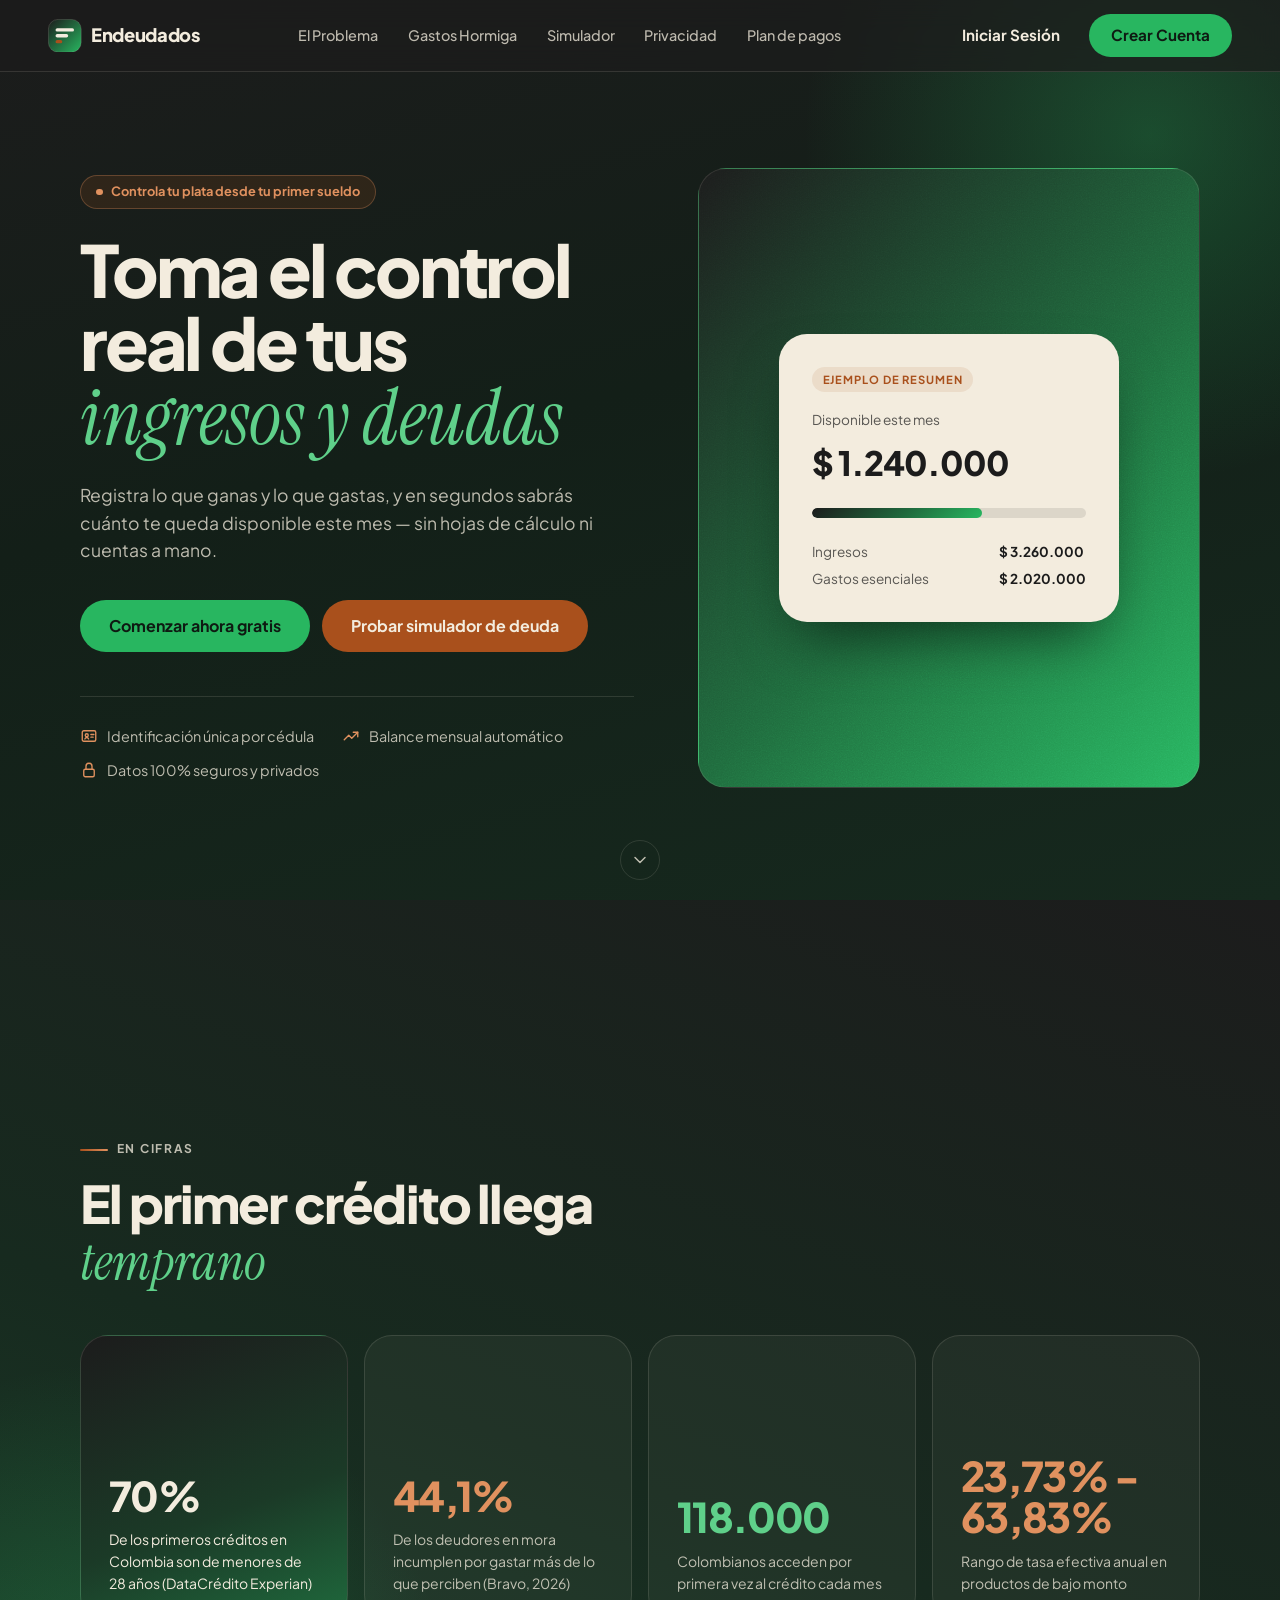
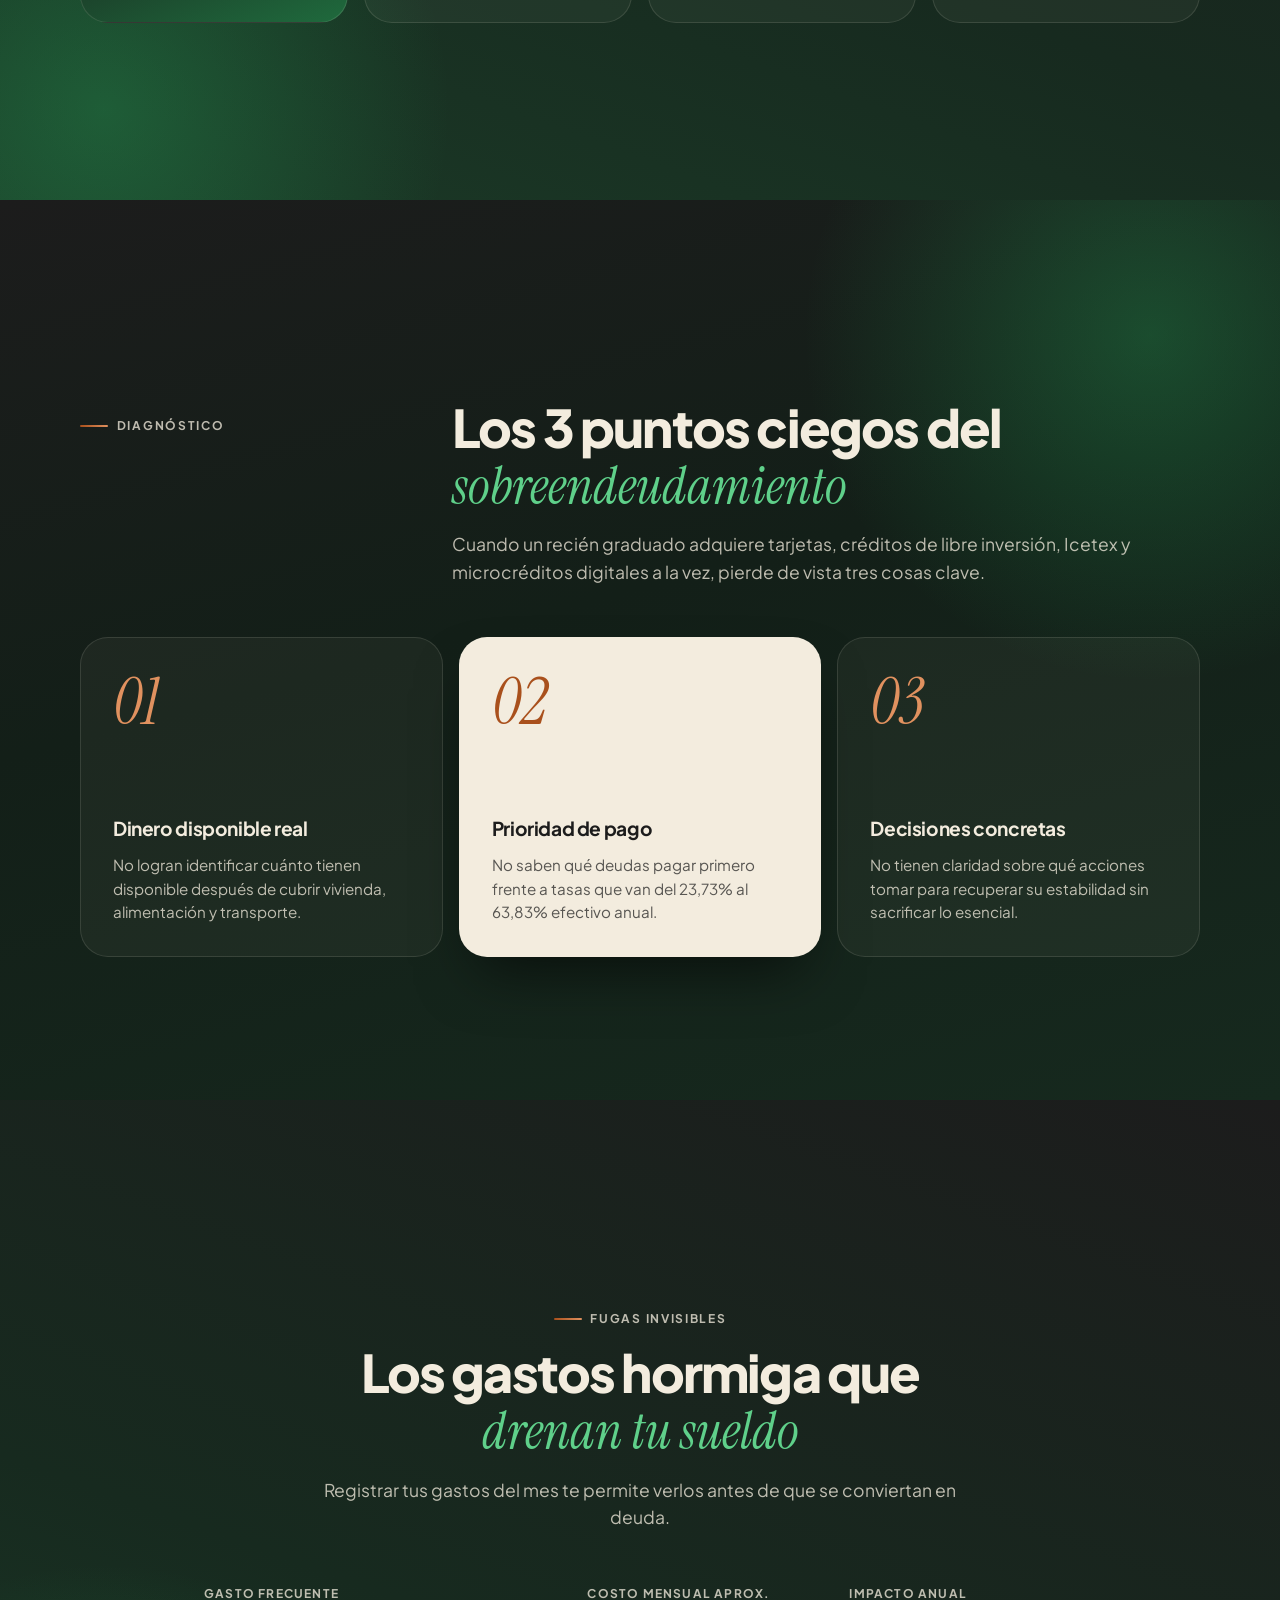
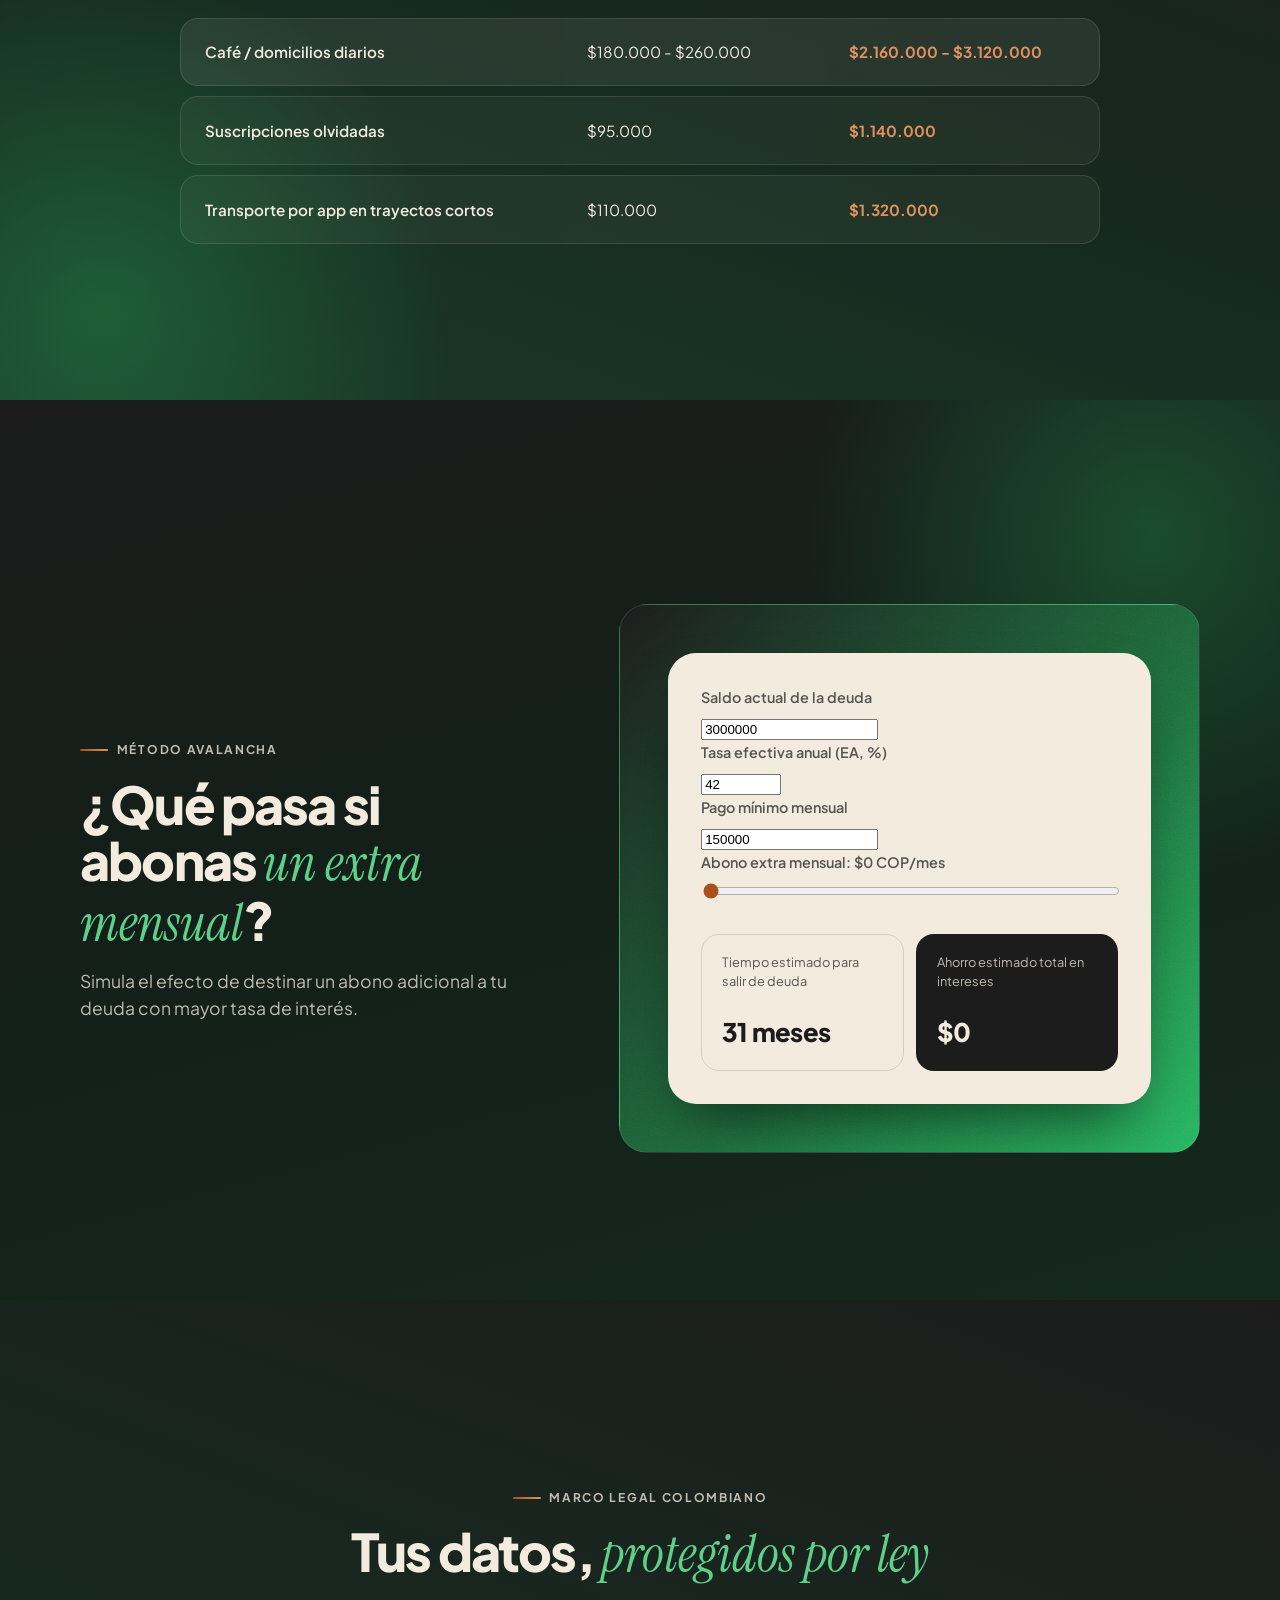
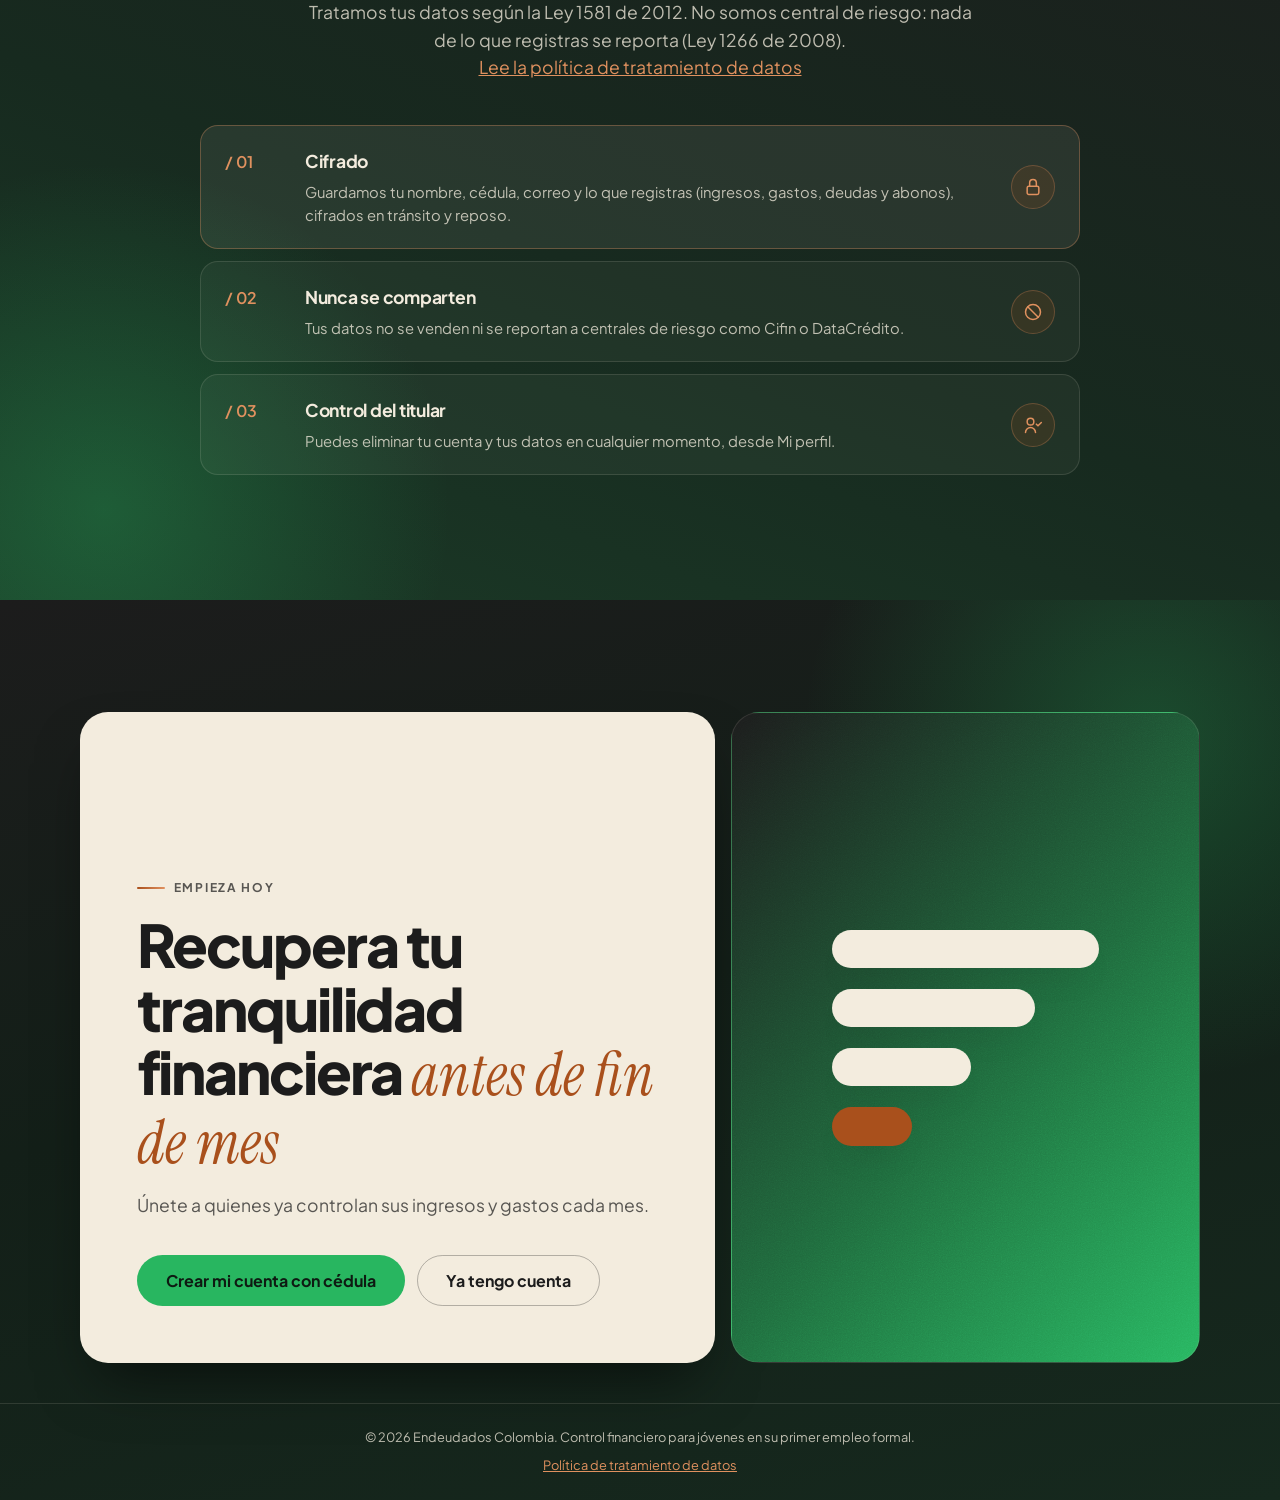
<file: index.html>
<!DOCTYPE html>
<html lang="es" class="snap-secciones">

<head>
  <meta charset="UTF-8">
  <meta name="viewport" content="width=device-width, initial-scale=1.0">
  <title>Endeudados - Control de Finanzas Personales</title>
  <link rel="preconnect" href="https://fonts.googleapis.com">
  <link rel="preconnect" href="https://fonts.gstatic.com" crossorigin>
  <link rel="stylesheet"
    href="https://fonts.googleapis.com/css2?family=Instrument+Serif:ital@0;1&family=Plus+Jakarta+Sans:wght@400;500;600;700;800&display=swap">
  <link rel="stylesheet" href="shared/base.css">
  <link rel="stylesheet" href="index.css">
</head>

<body>

  <!-- Barra de navegación superior -->
  <header class="navbar">
    <a href="#inicio" class="logo">
      <svg class="logo-marca" viewBox="0 0 40 40" aria-hidden="true">
        <defs>
          <linearGradient id="logo-degradado" x1="0" y1="0" x2="1" y2="1">
            <stop offset="0" stop-color="#1C1C1C" />
            <stop offset="1" stop-color="#28B660" />
          </linearGradient>
        </defs>
        <rect x="0.5" y="0.5" width="39" height="39" rx="11.5" fill="url(#logo-degradado)" stroke="#F3ECDE"
          stroke-opacity="0.18" />
        <rect x="9" y="11" width="22" height="4" rx="2" fill="#F3ECDE" />
        <rect x="9" y="18" width="15" height="4" rx="2" fill="#F3ECDE" />
        <rect x="9" y="25" width="8" height="4" rx="2" fill="#A9501C" />
      </svg>
      <span class="logo-texto">Endeudados</span>
    </a>
    <nav class="nav-links" aria-label="Secciones">
      <a href="#problema">El Problema</a>
      <a href="#gastos-hormiga">Gastos Hormiga</a>
      <a href="#simulador">Simulador</a>
      <a href="#seguridad">Privacidad</a>
      <a href="PlanPagos/plan.html">Plan de pagos</a>
    </nav>
    <div class="nav-buttons">
      <a href="LoginRegistro/loRe.html" class="btn btn-ghost">Iniciar Sesión</a>
      <a href="LoginRegistro/loRe.html" class="btn btn-primary">Crear Cuenta</a>
    </div>
  </header>

  <main>

    <!-- Hero: texto a la izquierda, panel visual con la tarjeta de ejemplo a la derecha -->
    <section id="inicio" class="seccion hero-section">
      <div class="contenedor hero-grid">
        <div class="hero-content">
          <span class="badge">Controla tu plata desde tu primer sueldo</span>
          <h1 class="hero-titulo">Toma el control real de tus <span class="acento-serif">ingresos y deudas</span></h1>
          <p class="texto-seccion">Registra lo que ganas y lo que gastas, y en segundos sabrás cuánto te queda
            disponible este mes — sin hojas de cálculo ni cuentas a mano.</p>

          <div class="hero-actions">
            <a href="LoginRegistro/loRe.html" class="btn btn-primary btn-large">Comenzar ahora gratis</a>
            <a href="#simulador" class="btn btn-secondary btn-large">Probar simulador de deuda</a>
          </div>

          <ul class="features-preview">
            <li class="feature-item">
              <svg class="icono" viewBox="0 0 24 24" aria-hidden="true">
                <rect x="3" y="5" width="18" height="14" rx="2" />
                <circle cx="9" cy="11" r="2" />
                <path d="M6.5 16c.6-1.3 1.5-2 2.5-2s1.9.7 2.5 2" />
                <path d="M14.5 10h4" />
                <path d="M14.5 13.5h3" />
              </svg>
              <span>Identificación única por cédula</span>
            </li>
            <li class="feature-item">
              <svg class="icono" viewBox="0 0 24 24" aria-hidden="true">
                <path d="m3 17 6-6 4 4 8-8" />
                <path d="M15 7h6v6" />
              </svg>
              <span>Balance mensual automático</span>
            </li>
            <li class="feature-item">
              <svg class="icono" viewBox="0 0 24 24" aria-hidden="true">
                <rect x="5" y="11" width="14" height="10" rx="2" />
                <path d="M8 11V7a4 4 0 0 1 8 0v4" />
              </svg>
              <span>Datos 100% seguros y privados</span>
            </li>
          </ul>
        </div>

        <!-- Ilustración: vista previa del resumen mensual (datos de ejemplo) -->
        <div class="panel-visual hero-panel" aria-hidden="true">
          <div class="vista-previa tarjeta tarjeta-clara">
            <span class="vista-previa-etiqueta">Ejemplo de resumen</span>
            <span class="vista-previa-titulo">Disponible este mes</span>
            <span class="vista-previa-monto">$ 1.240.000</span>
            <div class="vista-previa-barra"><span style="width: 62%"></span></div>
            <div class="vista-previa-filas">
              <span>Ingresos</span><strong>$ 3.260.000</strong>
              <span>Gastos esenciales</span><strong>$ 2.020.000</strong>
            </div>
          </div>
        </div>
      </div>
      <a href="#cifras" class="indicador-scroll" aria-label="Ir a la siguiente sección">
        <svg class="icono" viewBox="0 0 24 24" aria-hidden="true">
          <path d="m6 9 6 6 6-6" />
        </svg>
      </a>
    </section>

    <!-- Estadísticas de contexto: cuatro tarjetas altas con la cifra abajo, la primera destacada -->
    <section id="cifras" class="seccion seccion-alterna stats-section">
      <div class="contenedor">
        <div class="encabezado-seccion izquierda">
          <span class="eyebrow">En cifras</span>
          <h2 class="titulo-seccion">El primer crédito llega <span class="acento-serif">temprano</span></h2>
        </div>
        <div class="stats-grid">
          <div class="stat-box panel-texto">
            <span class="stat-num">70%</span>
            <span class="stat-label">De los primeros créditos en Colombia son de menores de 28 años (DataCrédito
              Experian)</span>
          </div>
          <div class="stat-box tarjeta">
            <span class="stat-num terracota">44,1%</span>
            <span class="stat-label">De los deudores en mora incumplen por gastar más de lo que perciben (Bravo,
              2026)</span>
          </div>
          <div class="stat-box tarjeta">
            <span class="stat-num">118.000</span>
            <span class="stat-label">Colombianos acceden por primera vez al crédito cada mes</span>
          </div>
          <div class="stat-box tarjeta">
            <span class="stat-num terracota">23,73% - 63,83%</span>
            <span class="stat-label">Rango de tasa efectiva anual en productos de bajo monto</span>
          </div>
        </div>
      </div>
    </section>

    <!-- El Problema: encabezado dividido y tres tarjetas numeradas, la del medio destacada -->
    <section id="problema" class="seccion">
      <div class="contenedor">
        <div class="encabezado-dividido">
          <span class="eyebrow">Diagnóstico</span>
          <div>
            <h2 class="titulo-seccion">Los 3 puntos ciegos del <span class="acento-serif">sobreendeudamiento</span></h2>
            <p class="texto-seccion">Cuando un recién graduado adquiere tarjetas, créditos de libre inversión, Icetex y
              microcréditos digitales a la vez, pierde de vista tres cosas clave.</p>
          </div>
        </div>

        <div class="cards-grid">
          <div class="info-card tarjeta">
            <span class="card-number">01</span>
            <div>
              <h3>Dinero disponible real</h3>
              <p>No logran identificar cuánto tienen disponible después de cubrir vivienda, alimentación y transporte.
              </p>
            </div>
          </div>
          <div class="info-card tarjeta tarjeta-clara">
            <span class="card-number">02</span>
            <div>
              <h3>Prioridad de pago</h3>
              <p>No saben qué deudas pagar primero frente a tasas que van del 23,73% al 63,83% efectivo anual.</p>
            </div>
          </div>
          <div class="info-card tarjeta">
            <span class="card-number">03</span>
            <div>
              <h3>Decisiones concretas</h3>
              <p>No tienen claridad sobre qué acciones tomar para recuperar su estabilidad sin sacrificar lo esencial.
              </p>
            </div>
          </div>
        </div>
      </div>
    </section>

    <!-- Gastos Hormiga: encabezado centrado y filas separadas (en celular cada fila se apila) -->
    <section id="gastos-hormiga" class="seccion seccion-alterna">
      <div class="contenedor">
        <div class="encabezado-seccion">
          <span class="eyebrow">Fugas invisibles</span>
          <h2 class="titulo-seccion">Los gastos hormiga que <span class="acento-serif">drenan tu sueldo</span></h2>
          <p class="texto-seccion">Registrar tus gastos del mes te permite verlos antes de que se conviertan en deuda.
          </p>
        </div>

        <div class="table-wrapper">
          <table class="hormiga-table">
            <thead>
              <tr>
                <th scope="col">Gasto frecuente</th>
                <th scope="col">Costo mensual aprox.</th>
                <th scope="col">Impacto anual</th>
              </tr>
            </thead>
            <tbody>
              <tr>
                <td data-titulo="Gasto frecuente">Café / domicilios diarios</td>
                <td data-titulo="Costo mensual aprox.">$180.000 - $260.000</td>
                <td data-titulo="Impacto anual">$2.160.000 - $3.120.000</td>
              </tr>
              <tr>
                <td data-titulo="Gasto frecuente">Suscripciones olvidadas</td>
                <td data-titulo="Costo mensual aprox.">$95.000</td>
                <td data-titulo="Impacto anual">$1.140.000</td>
              </tr>
              <tr>
                <td data-titulo="Gasto frecuente">Transporte por app en trayectos cortos</td>
                <td data-titulo="Costo mensual aprox.">$110.000</td>
                <td data-titulo="Impacto anual">$1.320.000</td>
              </tr>
            </tbody>
          </table>
        </div>
      </div>
    </section>

    <!-- Simulador: texto a la izquierda, widget claro dentro de un panel visual a la derecha -->
    <section id="simulador" class="seccion">
      <div class="contenedor dos-columnas">
        <div class="encabezado-seccion izquierda">
          <span class="eyebrow">Método Avalancha</span>
          <h2 class="titulo-seccion">¿Qué pasa si abonas <span class="acento-serif">un extra mensual</span>?</h2>
          <p class="texto-seccion">Simula el efecto de destinar un abono adicional a tu deuda con mayor tasa de interés.
          </p>
        </div>

        <div class="panel-visual">
          <div class="simulator-card tarjeta tarjeta-clara">
            <div class="simulator-control">
              <label for="deuda-saldo">Saldo actual de la deuda</label>
              <input id="deuda-saldo" type="number" min="1" step="1">
            </div>

            <div class="simulator-control">
              <label for="deuda-tasa-ea">Tasa efectiva anual (EA, %)</label>
              <input id="deuda-tasa-ea" type="number" min="0.01" max="300" step="0.01">
            </div>

            <div class="simulator-control">
              <label for="deuda-pago-minimo">Pago mínimo mensual</label>
              <input id="deuda-pago-minimo" type="number" min="0" step="1">
            </div>

            <div class="simulator-control">
              <label for="abono-extra">Abono extra mensual: <span id="abono-valor">$0 COP/mes</span></label>
              <input id="abono-extra" type="range" min="0" max="500000" step="10000" value="0">
            </div>

            <div class="simulator-results">
              <div class="result-box">
                <span class="result-label">Tiempo estimado para salir de deuda</span>
                <span id="resultado-meses" class="result-value">24 meses</span>
              </div>
              <div class="result-box result-destacado">
                <span class="result-label">Ahorro estimado total en intereses</span>
                <span id="resultado-ahorro" class="result-value">$0</span>
              </div>
            </div>
          </div>
        </div>
      </div>
    </section>

    <!-- Privacidad: encabezado centrado y filas numeradas a lo ancho, la primera destacada -->
    <section id="seguridad" class="seccion seccion-alterna">
      <div class="contenedor">
        <div class="encabezado-seccion">
          <span class="eyebrow">Marco legal colombiano</span>
          <h2 class="titulo-seccion">Tus datos, <span class="acento-serif">protegidos por ley</span></h2>
          <p class="texto-seccion">Tratamos tus datos según la Ley 1581 de 2012. No somos central de riesgo: nada de lo
            que registras se reporta (Ley 1266 de 2008).</p>
          <p class="texto-seccion"><a href="Privacidad/privacidad.html">Lee la política de tratamiento de datos</a></p>
        </div>

        <ol class="filas-numeradas">
          <li class="fila tarjeta">
            <div class="fila-texto">
              <h3>Cifrado</h3>
              <p>Guardamos tu nombre, cédula, correo y lo que registras (ingresos, gastos, deudas y abonos), cifrados en tránsito y reposo.</p>
            </div>
            <span class="icono-circulo">
              <svg class="icono" viewBox="0 0 24 24" aria-hidden="true">
                <rect x="5" y="11" width="14" height="10" rx="2" />
                <path d="M8 11V7a4 4 0 0 1 8 0v4" />
              </svg>
            </span>
          </li>
          <li class="fila tarjeta">
            <div class="fila-texto">
              <h3>Nunca se comparten</h3>
              <p>Tus datos no se venden ni se reportan a centrales de riesgo como Cifin o DataCrédito.</p>
            </div>
            <span class="icono-circulo">
              <svg class="icono" viewBox="0 0 24 24" aria-hidden="true">
                <circle cx="12" cy="12" r="9" />
                <path d="m5.7 5.7 12.6 12.6" />
              </svg>
            </span>
          </li>
          <li class="fila tarjeta">
            <div class="fila-texto">
              <h3>Control del titular</h3>
              <p>Puedes eliminar tu cuenta y tus datos en cualquier momento, desde Mi perfil.</p>
            </div>
            <span class="icono-circulo">
              <svg class="icono" viewBox="0 0 24 24" aria-hidden="true">
                <circle cx="9" cy="8" r="4" />
                <path d="M3 21c0-3.3 2.7-6 6-6s6 2.7 6 6" />
                <path d="m16 11 2 2 4-4" />
              </svg>
            </span>
          </li>
        </ol>
      </div>
    </section>

    <!-- CTA final: pantalla dividida, bloque claro con el llamado a la acción y panel visual con la marca -->
    <section id="empezar" class="seccion cta-section">
      <div class="contenedor cta-grid">
        <div class="cta-bloque tarjeta tarjeta-clara">
          <span class="eyebrow">Empieza hoy</span>
          <h2 class="titulo-seccion">Recupera tu tranquilidad financiera <span class="acento-serif">antes de fin de
              mes</span></h2>
          <p class="texto-seccion">Únete a quienes ya controlan sus ingresos y gastos cada mes.</p>
          <div class="hero-actions">
            <a href="LoginRegistro/loRe.html" class="btn btn-primary btn-large">Crear mi cuenta con cédula</a>
            <a href="LoginRegistro/loRe.html" class="btn btn-outline btn-large">Ya tengo cuenta</a>
          </div>
        </div>

        <div class="panel-visual cta-marca" aria-hidden="true">
          <div class="marca-grande">
            <span></span><span></span><span></span><span></span>
          </div>
        </div>
      </div>

      <footer class="footer">
        <p>© 2026 Endeudados Colombia. Control financiero para jóvenes en su primer empleo formal.</p>
        <p><a href="Privacidad/privacidad.html">Política de tratamiento de datos</a></p>
      </footer>
    </section>

  </main>
  <script src="IngresosGastos/calculos.js"></script>
  <script src="index.js"></script>
</body>

</html>
</file>
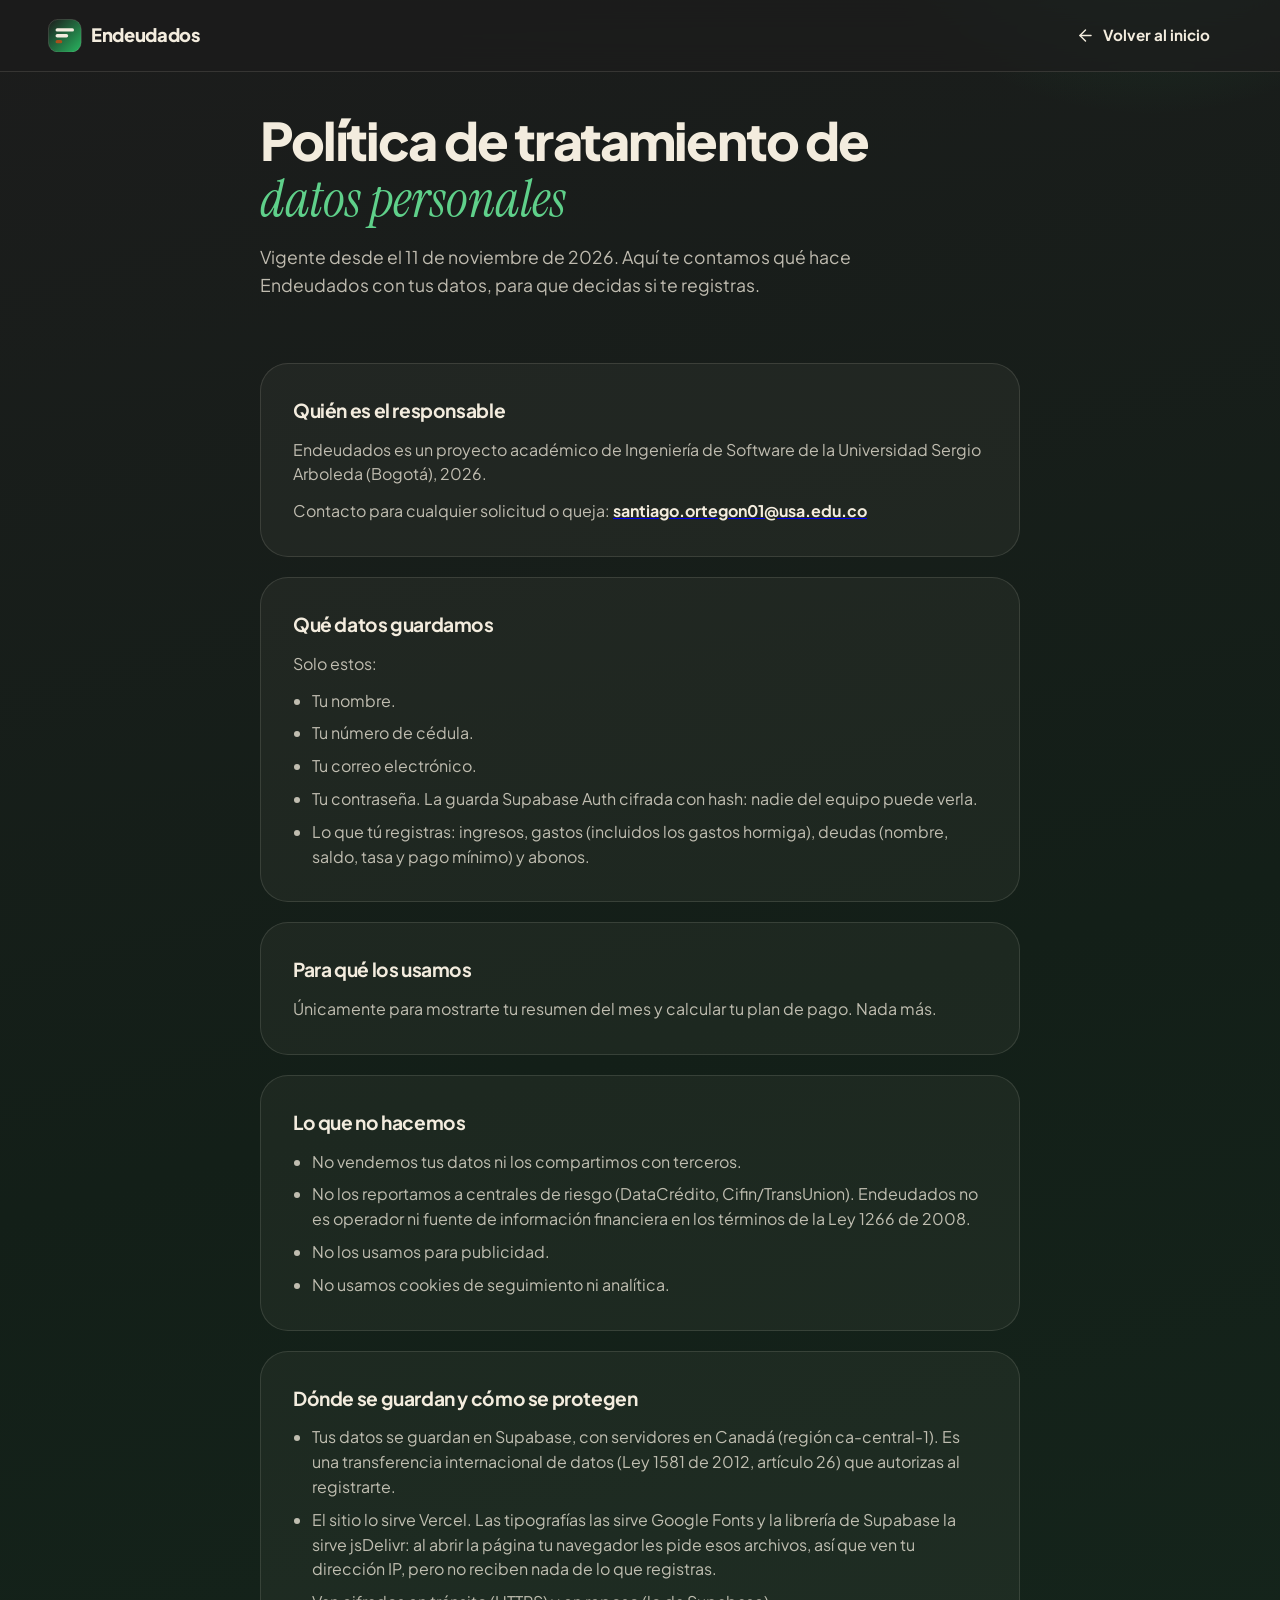
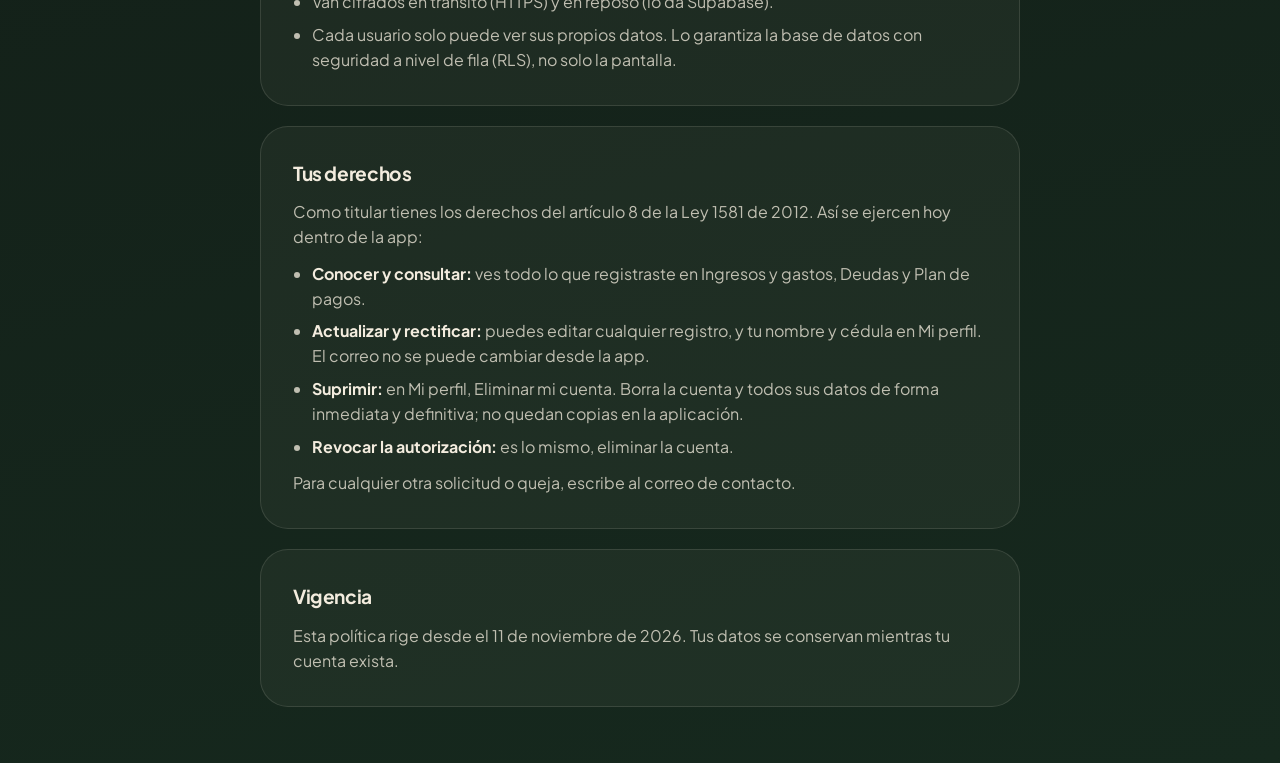
<file: Privacidad/privacidad.html>
<!DOCTYPE html>
<html lang="es">
<head>
  <meta charset="UTF-8">
  <meta name="viewport" content="width=device-width, initial-scale=1.0">
  <title>Endeudados - Política de tratamiento de datos personales</title>
  <link rel="preconnect" href="https://fonts.googleapis.com">
  <link rel="preconnect" href="https://fonts.gstatic.com" crossorigin>
  <link rel="stylesheet" href="https://fonts.googleapis.com/css2?family=Instrument+Serif:ital@0;1&family=Plus+Jakarta+Sans:wght@400;500;600;700;800&display=swap">
  <link rel="stylesheet" href="../shared/base.css">
  <link rel="stylesheet" href="privacidad.css">
</head>
<body>

  <header class="navbar">
    <a href="../index.html" class="logo">
      <svg class="logo-marca" viewBox="0 0 40 40" aria-hidden="true">
        <defs>
          <linearGradient id="logo-degradado" x1="0" y1="0" x2="1" y2="1">
            <stop offset="0" stop-color="#1C1C1C" />
            <stop offset="1" stop-color="#28B660" />
          </linearGradient>
        </defs>
        <rect x="0.5" y="0.5" width="39" height="39" rx="11.5" fill="url(#logo-degradado)" stroke="#F3ECDE" stroke-opacity="0.18" />
        <rect x="9" y="11" width="22" height="4" rx="2" fill="#F3ECDE" />
        <rect x="9" y="18" width="15" height="4" rx="2" fill="#F3ECDE" />
        <rect x="9" y="25" width="8" height="4" rx="2" fill="#A9501C" />
      </svg>
      <span class="logo-texto">Endeudados</span>
    </a>
    <div class="nav-buttons">
      <a href="../index.html" class="btn btn-ghost">
        <svg class="icono" viewBox="0 0 24 24" aria-hidden="true"><path d="M19 12H5" /><path d="m12 19-7-7 7-7" /></svg>
        <span>Volver al inicio</span>
      </a>
    </div>
  </header>

  <main class="seccion">
    <div class="contenedor contenedor-politica">

      <div class="encabezado-seccion izquierda">
        <h1 class="titulo-seccion">Política de tratamiento de <span class="acento-serif">datos personales</span></h1>
        <p class="texto-seccion">Vigente desde el 11 de noviembre de 2026. Aquí te contamos qué hace Endeudados con tus datos, para que decidas si te registras.</p>
      </div>

      <section class="tarjeta politica-bloque" aria-labelledby="t-responsable">
        <h2 id="t-responsable">Quién es el responsable</h2>
        <p>Endeudados es un proyecto académico de Ingeniería de Software de la Universidad Sergio Arboleda (Bogotá), 2026.</p>
        <p>Contacto para cualquier solicitud o queja: <a id="correo-contacto" href="mailto:santiago.ortegon01@usa.edu.co"><strong>santiago.ortegon01@usa.edu.co</strong></a></p>
      </section>

      <section class="tarjeta politica-bloque" aria-labelledby="t-datos">
        <h2 id="t-datos">Qué datos guardamos</h2>
        <p>Solo estos:</p>
        <ul>
          <li>Tu nombre.</li>
          <li>Tu número de cédula.</li>
          <li>Tu correo electrónico.</li>
          <li>Tu contraseña. La guarda Supabase Auth cifrada con hash: nadie del equipo puede verla.</li>
          <li>Lo que tú registras: ingresos, gastos (incluidos los gastos hormiga), deudas (nombre, saldo, tasa y pago mínimo) y abonos.</li>
        </ul>
      </section>

      <section class="tarjeta politica-bloque" aria-labelledby="t-para-que">
        <h2 id="t-para-que">Para qué los usamos</h2>
        <p>Únicamente para mostrarte tu resumen del mes y calcular tu plan de pago. Nada más.</p>
      </section>

      <section class="tarjeta politica-bloque" aria-labelledby="t-no">
        <h2 id="t-no">Lo que no hacemos</h2>
        <ul>
          <li>No vendemos tus datos ni los compartimos con terceros.</li>
          <li>No los reportamos a centrales de riesgo (DataCrédito, Cifin/TransUnion). Endeudados no es operador ni fuente de información financiera en los términos de la Ley 1266 de 2008.</li>
          <li>No los usamos para publicidad.</li>
          <li>No usamos cookies de seguimiento ni analítica.</li>
        </ul>
      </section>

      <section class="tarjeta politica-bloque" aria-labelledby="t-donde">
        <h2 id="t-donde">Dónde se guardan y cómo se protegen</h2>
        <ul>
          <li>Tus datos se guardan en Supabase, con servidores en Canadá (región ca-central-1). Es una transferencia internacional de datos (Ley 1581 de 2012, artículo 26) que autorizas al registrarte.</li>
          <li>El sitio lo sirve Vercel. Las tipografías las sirve Google Fonts y la librería de Supabase la sirve jsDelivr: al abrir la página tu navegador les pide esos archivos, así que ven tu dirección IP, pero no reciben nada de lo que registras.</li>
          <li>Van cifrados en tránsito (HTTPS) y en reposo (lo da Supabase).</li>
          <li>Cada usuario solo puede ver sus propios datos. Lo garantiza la base de datos con seguridad a nivel de fila (RLS), no solo la pantalla.</li>
        </ul>
      </section>

      <section class="tarjeta politica-bloque" aria-labelledby="t-derechos">
        <h2 id="t-derechos">Tus derechos</h2>
        <p>Como titular tienes los derechos del artículo 8 de la Ley 1581 de 2012. Así se ejercen hoy dentro de la app:</p>
        <ul>
          <li><strong>Conocer y consultar:</strong> ves todo lo que registraste en Ingresos y gastos, Deudas y Plan de pagos.</li>
          <li><strong>Actualizar y rectificar:</strong> puedes editar cualquier registro, y tu nombre y cédula en Mi perfil. El correo no se puede cambiar desde la app.</li>
          <li><strong>Suprimir:</strong> en Mi perfil, Eliminar mi cuenta. Borra la cuenta y todos sus datos de forma inmediata y definitiva; no quedan copias en la aplicación.</li>
          <li><strong>Revocar la autorización:</strong> es lo mismo, eliminar la cuenta.</li>
        </ul>
        <p>Para cualquier otra solicitud o queja, escribe al correo de contacto.</p>
      </section>

      <section class="tarjeta politica-bloque" aria-labelledby="t-vigencia">
        <h2 id="t-vigencia">Vigencia</h2>
        <p>Esta política rige desde el 11 de noviembre de 2026. Tus datos se conservan mientras tu cuenta exista.</p>
      </section>

    </div>
  </main>

</body>
</html>
</file>
<file: shared/base.css>
/* Sistema de diseño compartido por todas las pantallas.
 *
 * Aca viven los colores, la tipografia y los componentes comunes (barra de
 * navegacion, secciones, botones, formularios, mensajes). Cada pantalla solo
 * agrega en su propio .css lo que es exclusivo de ella.
 *
 * Paleta:
 *   - Verdes en degradado, de casi negro (#1C1C1C) a vibrante (#28B660):
 *     fondos, encabezados de seccion y elementos decorativos grandes.
 *   - Marfil (#F3ECDE): texto sobre fondo oscuro y tarjetas claras.
 *   - Terracota (#A9501C): iconos, acentos interactivos y enfasis. Nunca como
 *     fondo grande.
 *
 * Contraste (WCAG AA): el marfil sobre el verde vibrante NO alcanza 4.5:1, por
 * eso el verde vibrante solo va en decoracion sin texto encima, en botones con
 * texto oscuro o en brillos con opacidad baja. Tampoco hay que poner texto
 * pequeño en terracota sobre fondo oscuro (3.1:1): para eso esta
 * --terracota-claro.
 */

:root {
  /* Verdes */
  --verde-negro: #1c1c1c;
  --verde-900: #131f18;
  --verde-800: #16291e;
  --verde-700: #1b3a27;
  --verde-600: #1f6a3d;
  --verde-500: #28b660;
  --verde-claro: #5fd08a;   /* texto verde sobre fondo oscuro (8.8:1) */
  --verde-tinta: #0e1a12;   /* texto oscuro sobre verde vibrante (6.7:1) */

  /* Marfil */
  --marfil: #f3ecde;
  --marfil-suave: rgba(243, 236, 222, 0.76);
  --marfil-tenue: rgba(243, 236, 222, 0.6);
  --tinta: #1c1c1c;                        /* texto sobre marfil (14.5:1) */
  --tinta-suave: rgba(28, 28, 28, 0.72);

  /* Terracota */
  --terracota: #a9501c;                    /* sobre marfil 4.6:1 */
  --terracota-claro: #e0915f;              /* texto sobre fondo oscuro 6.4:1 */
  --terracota-fondo: rgba(169, 80, 28, 0.16);

  /* Superficies y bordes sobre fondo oscuro */
  --superficie: rgba(243, 236, 222, 0.045);
  --superficie-fuerte: rgba(243, 236, 222, 0.08);
  --borde: rgba(243, 236, 222, 0.12);
  --borde-input: rgba(243, 236, 222, 0.2);

  /* Degradados */
  --degradado-fondo: linear-gradient(165deg, var(--verde-negro) 0%, var(--verde-900) 45%, var(--verde-800) 100%);
  --degradado-alterno: linear-gradient(200deg, var(--verde-negro) 0%, #172a1f 60%, var(--verde-700) 100%);
  --degradado-vibrante: linear-gradient(135deg, var(--verde-negro) 0%, var(--verde-600) 55%, var(--verde-500) 100%);

  /* Tipografia */
  --fuente: "Plus Jakarta Sans", system-ui, -apple-system, "Segoe UI", Roboto, sans-serif;
  --fuente-display: "Instrument Serif", Georgia, "Times New Roman", serif;

  /* Forma */
  --radio-lg: 28px;
  --radio-md: 18px;
  --radio-sm: 12px;
  --alto-navbar: 4.5rem;
  --sombra: 0 30px 60px -20px rgba(0, 0, 0, 0.6);
}

*,
*::before,
*::after {
  box-sizing: border-box;
}

html {
  scroll-padding-top: var(--alto-navbar);
  -webkit-text-size-adjust: 100%;
}

@media (prefers-reduced-motion: no-preference) {
  html {
    scroll-behavior: smooth;
  }
}

body {
  margin: 0;
  font-family: var(--fuente);
  font-size: 1rem;
  line-height: 1.55;
  background: var(--verde-negro);
  color: var(--marfil);
  -webkit-font-smoothing: antialiased;
}

h1,
h2,
h3,
p {
  margin: 0;
}

img,
svg {
  display: block;
}

/* ---------------------------------------------------------------------------
 * Utilidades
 * ------------------------------------------------------------------------- */

.hidden {
  display: none !important;
}

.sr-only {
  position: absolute;
  width: 1px;
  height: 1px;
  padding: 0;
  margin: -1px;
  overflow: hidden;
  clip: rect(0, 0, 0, 0);
  white-space: nowrap;
  border: 0;
}

:focus-visible {
  outline: 2px solid var(--terracota-claro);
  outline-offset: 3px;
}

.icono {
  width: 1.25em;
  height: 1.25em;
  flex-shrink: 0;
  fill: none;
  stroke: currentColor;
  stroke-width: 1.8;
  stroke-linecap: round;
  stroke-linejoin: round;
}

/* Palabra destacada en serif italica dentro de un titulo */
.acento-serif {
  font-family: var(--fuente-display);
  font-style: italic;
  font-weight: 400;
  color: var(--verde-claro);
  letter-spacing: 0;
}

/* ---------------------------------------------------------------------------
 * Marca
 * ------------------------------------------------------------------------- */

.logo {
  display: inline-flex;
  align-items: center;
  gap: 0.6rem;
  color: var(--marfil);
  text-decoration: none;
  font-weight: 800;
  font-size: 1.15rem;
  letter-spacing: -0.02em;
}

.logo-marca {
  width: 2.1rem;
  height: 2.1rem;
}

/* ---------------------------------------------------------------------------
 * Barra de navegacion (fija, encima de las secciones)
 * ------------------------------------------------------------------------- */

.navbar {
  position: fixed;
  inset: 0 0 auto;
  z-index: 50;
  height: var(--alto-navbar);
  display: flex;
  align-items: center;
  justify-content: space-between;
  gap: 1rem;
  padding: 0 clamp(1rem, 4vw, 3rem);
  background: rgba(28, 28, 28, 0.72);
  border-bottom: 1px solid var(--borde);
  backdrop-filter: blur(14px);
  -webkit-backdrop-filter: blur(14px);
}

.nav-links {
  display: flex;
  gap: 0.25rem;
}

.nav-links a {
  color: var(--marfil-suave);
  text-decoration: none;
  font-size: 0.9rem;
  font-weight: 500;
  padding: 0.45rem 0.8rem;
  border-radius: 999px;
  transition: color 0.2s ease, background-color 0.2s ease;
}

.nav-links a:hover {
  color: var(--marfil);
  background: var(--superficie-fuerte);
}

/* Opcion de la pantalla actual (EN-106) */
.nav-links a[aria-current="page"] {
  color: var(--marfil);
  background: var(--superficie-fuerte);
}

.nav-buttons {
  display: flex;
  align-items: center;
  gap: 0.5rem;
}

/* Pantallas con sesion (Ingresos y Gastos, Plan de pagos). Varios enlaces no
 * caben en la barra de pantallas chicas: se deja arrastrar en horizontal, sin
 * barra de scroll visible. */
.nav-links {
  overflow-x: auto;
  scrollbar-width: none;
}

.nav-links::-webkit-scrollbar {
  display: none;
}

.nav-links a {
  white-space: nowrap;
}

@media (max-width: 480px) {
  .logo-texto {
    display: none;
  }

  .nav-links a {
    padding: 0.45rem 0.55rem;
  }
}

/* Usuario de la sesion */
.chip-usuario {
  display: inline-flex;
  align-items: center;
  gap: 0.45rem;
  flex-shrink: 0;
  padding: 0.4rem 0.9rem 0.4rem 0.7rem;
  font-size: 0.85rem;
  font-weight: 600;
  color: var(--marfil-suave);
  background: var(--superficie-fuerte);
  border: 1px solid var(--borde);
  border-radius: 999px;
}

.chip-usuario .icono {
  width: 1.05rem;
  height: 1.05rem;
  color: var(--terracota-claro);
}

@media (max-width: 899px) {
  .chip-usuario {
    display: none;
  }
}

/* Cerrar sesion: boton fantasma junto al chip del usuario. En celular se
 * queda solo el icono, para no competir por espacio con la barra de
 * secciones que ya se arrastra en horizontal. */
.btn-cerrar-sesion {
  padding: 0.55rem 1rem;
  font-size: 0.875rem;
  flex-shrink: 0;
}

@media (max-width: 640px) {
  .btn-cerrar-sesion {
    padding: 0.55rem;
  }

  .texto-cerrar-sesion {
    display: none;
  }
}

/* Aviso de "no se pudo cerrar la sesion", debajo de la barra */
.menu-error {
  position: fixed;
  top: calc(var(--alto-navbar) + 0.5rem);
  right: clamp(1rem, 4vw, 3rem);
  z-index: 60;
  max-width: min(90vw, 22rem);
  margin: 0;
  box-shadow: var(--sombra);
}

/* ---------------------------------------------------------------------------
 * Secciones de pantalla completa
 *
 * min-height (no height): si el contenido es mas largo que la ventana, sobre
 * todo en celular, la seccion crece en vez de cortarlo o crear scroll interno.
 * ------------------------------------------------------------------------- */

.seccion {
  position: relative;
  min-height: 100vh;
  min-height: 100svh;
  display: flex;
  flex-direction: column;
  justify-content: center;
  padding: calc(var(--alto-navbar) + 2.5rem) clamp(1rem, 5vw, 4rem) 3.5rem;
  background: var(--degradado-fondo);
  overflow: hidden;
  isolation: isolate;
}

@media (max-width: 759px) {
  .seccion {
    padding-top: calc(var(--alto-navbar) + 1.5rem);
    padding-bottom: 2.5rem;
  }
}

.seccion-alterna {
  background: var(--degradado-alterno);
}

/* Brillo verde decorativo. Opacidad baja a proposito para que el texto
 * marfil que quede encima siga pasando AA. */
.seccion::before {
  content: "";
  position: absolute;
  z-index: -1;
  width: min(70vw, 720px);
  aspect-ratio: 1;
  right: -18%;
  top: -25%;
  border-radius: 50%;
  background: radial-gradient(circle, rgba(40, 182, 96, 0.3) 0%, rgba(40, 182, 96, 0) 68%);
  pointer-events: none;
}

.seccion-alterna::before {
  right: auto;
  left: -20%;
  top: auto;
  bottom: -30%;
}

.contenedor {
  width: 100%;
  max-width: 1120px;
  margin: 0 auto;
}

/* Scroll con "iman" entre secciones solo en pantallas amplias. En celular
 * estorba cuando una seccion es mas alta que la ventana. */
@media (min-width: 900px) and (min-height: 640px) and (prefers-reduced-motion: no-preference) {
  html.snap-secciones {
    scroll-snap-type: y proximity;
  }

  .snap-secciones .seccion {
    scroll-snap-align: start;
  }
}

.encabezado-seccion {
  max-width: 680px;
  margin: 0 auto 2.75rem;
  text-align: center;
}

.encabezado-seccion.izquierda {
  margin-left: 0;
  text-align: left;
}

/* Encabezado dividido: etiqueta corta en una columna angosta a la izquierda y
 * titulo + texto en la columna ancha. En celular se apila. */
.encabezado-dividido {
  display: grid;
  gap: 0.25rem 2rem;
  margin-bottom: clamp(2rem, 4vw, 3.5rem);
}

.encabezado-dividido .texto-seccion {
  max-width: 60ch;
}

@media (min-width: 900px) {
  .encabezado-dividido {
    grid-template-columns: minmax(0, 1fr) minmax(0, 2.2fr);
    align-items: start;
  }

  .encabezado-dividido .eyebrow {
    margin-top: 1.1rem;
  }
}

/* ---------------------------------------------------------------------------
 * Panel visual: bloque enmarcado con el degradado vibrante y textura, que
 * sirve de fondo a un elemento flotante (tarjeta de ejemplo, widget, marca).
 * No lleva texto marfil directamente encima: el contenido que se ponga adentro
 * debe ir sobre una tarjeta clara.
 * ------------------------------------------------------------------------- */

.panel-visual {
  position: relative;
  display: grid;
  place-items: center;
  padding: clamp(1.5rem, 4vw, 3rem);
  border: 1px solid var(--borde);
  border-radius: var(--radio-lg);
  background: var(--degradado-vibrante);
  overflow: hidden;
  isolation: isolate;
}

/* Textura de grano sobre el degradado (ruido en escala de grises, no agrega color) */
.panel-visual::before {
  content: "";
  position: absolute;
  inset: 0;
  z-index: -1;
  opacity: 0.22;
  mix-blend-mode: overlay;
  background-image: url("data:image/svg+xml,%3Csvg xmlns='http://www.w3.org/2000/svg' width='160' height='160'%3E%3Cfilter id='g'%3E%3CfeTurbulence type='fractalNoise' baseFrequency='0.85' numOctaves='2' stitchTiles='stitch'/%3E%3CfeColorMatrix type='saturate' values='0'/%3E%3C/filter%3E%3Crect width='100%25' height='100%25' filter='url(%23g)'/%3E%3C/svg%3E");
  pointer-events: none;
}

/* Panel oscuro con degradado verde que si puede llevar texto marfil: termina
 * en --verde-600 (#1F6A3D), donde el marfil todavia da 5.6:1. */
.panel-texto {
  border: 1px solid var(--borde);
  border-radius: var(--radio-lg);
  background: linear-gradient(160deg, var(--verde-negro) 0%, var(--verde-700) 60%, var(--verde-600) 100%);
}

.eyebrow {
  display: inline-flex;
  align-items: center;
  gap: 0.55rem;
  margin-bottom: 1rem;
  font-size: 0.75rem;
  font-weight: 700;
  letter-spacing: 0.14em;
  text-transform: uppercase;
  color: var(--marfil-suave);
}

.eyebrow::before {
  content: "";
  width: 1.75rem;
  height: 2px;
  border-radius: 2px;
  background: linear-gradient(90deg, var(--terracota), var(--terracota-claro));
}

.titulo-seccion {
  font-size: clamp(2rem, 4.4vw, 3.25rem);
  line-height: 1.08;
  font-weight: 800;
  letter-spacing: -0.035em;
  margin-bottom: 1rem;
}

.texto-seccion {
  font-size: clamp(1rem, 1.4vw, 1.1rem);
  color: var(--marfil-suave);
}

/* ---------------------------------------------------------------------------
 * Tarjetas
 * ------------------------------------------------------------------------- */

.tarjeta {
  background: var(--superficie);
  border: 1px solid var(--borde);
  border-radius: var(--radio-lg);
  padding: clamp(1.25rem, 3vw, 2rem);
}

/* Tarjeta clara: texto oscuro sobre marfil */
.tarjeta-clara {
  background: var(--marfil);
  color: var(--tinta);
  border-color: transparent;
  box-shadow: var(--sombra);
}

.icono-circulo {
  display: inline-flex;
  align-items: center;
  justify-content: center;
  width: 2.75rem;
  height: 2.75rem;
  border-radius: 50%;
  color: var(--terracota-claro);
  background: var(--terracota-fondo);
  border: 1px solid rgba(224, 145, 95, 0.28);
}

.tarjeta-clara .icono-circulo {
  color: var(--terracota);
  background: rgba(169, 80, 28, 0.1);
  border-color: rgba(169, 80, 28, 0.25);
}

/* ---------------------------------------------------------------------------
 * Botones
 * ------------------------------------------------------------------------- */

.btn {
  display: inline-flex;
  align-items: center;
  justify-content: center;
  gap: 0.5rem;
  padding: 0.7rem 1.3rem;
  border: 1px solid transparent;
  border-radius: 999px;
  font-family: inherit;
  font-size: 0.95rem;
  font-weight: 700;
  line-height: 1.2;
  text-decoration: none;
  cursor: pointer;
  transition: background-color 0.2s ease, border-color 0.2s ease, color 0.2s ease, transform 0.2s ease;
}

.btn:hover {
  transform: translateY(-1px);
}

/* Verde vibrante con texto oscuro: accion principal */
.btn-primary {
  background: var(--verde-500);
  color: var(--verde-tinta);
}

.btn-primary:hover {
  background: var(--verde-claro);
}

/* Terracota con texto marfil (4.6:1): accion secundaria */
.btn-secondary {
  background: var(--terracota);
  color: var(--marfil);
}

.btn-secondary:hover {
  background: #bd5c22;
}

.btn-outline {
  background: transparent;
  border-color: var(--borde-input);
  color: var(--marfil);
}

.btn-outline:hover {
  border-color: var(--terracota-claro);
  color: var(--terracota-claro);
}

.btn-ghost {
  background: transparent;
  color: var(--marfil);
}

.btn-ghost:hover {
  background: var(--superficie-fuerte);
}

.btn-large {
  padding: 0.95rem 1.75rem;
  font-size: 1rem;
}

.btn-full {
  width: 100%;
  margin-top: 1.25rem;
}

.btn:disabled,
.btn:disabled:hover {
  opacity: 0.55;
  cursor: not-allowed;
  transform: none;
}

/* ---------------------------------------------------------------------------
 * Formularios
 * ------------------------------------------------------------------------- */

.form-group {
  margin-bottom: 1.1rem;
  text-align: left;
}

.form-group label {
  display: block;
  margin-bottom: 0.45rem;
  font-size: 0.85rem;
  font-weight: 600;
  color: var(--marfil-suave);
}

.form-group input,
.form-group select {
  width: 100%;
  padding: 0.8rem 1rem;
  font-family: inherit;
  font-size: 1rem;
  color: var(--marfil);
  background: rgba(0, 0, 0, 0.28);
  border: 1px solid var(--borde-input);
  border-radius: var(--radio-sm);
  outline: none;
  color-scheme: dark;
  transition: border-color 0.2s ease, box-shadow 0.2s ease;
}

.form-group input::placeholder {
  color: var(--marfil-tenue);
}

.form-group input:focus,
.form-group select:focus {
  border-color: var(--verde-500);
  box-shadow: 0 0 0 3px rgba(40, 182, 96, 0.22);
}

.form-group input[aria-invalid="true"],
.form-group select[aria-invalid="true"] {
  border-color: var(--terracota-claro);
}

.form-group select option {
  background: var(--verde-900);
  color: var(--marfil);
}

/* ---------------------------------------------------------------------------
 * Mensajes
 * ------------------------------------------------------------------------- */

.error-msg,
.success-msg,
.info-msg {
  margin-top: 1rem;
  padding: 0.7rem 0.9rem;
  border-radius: var(--radio-sm);
  border-left: 3px solid;
  font-size: 0.875rem;
  line-height: 1.45;
  text-align: left;
}

.error-msg {
  color: var(--terracota-claro);
  background: var(--terracota-fondo);
  border-color: var(--terracota-claro);
}

.success-msg {
  color: var(--verde-claro);
  background: rgba(40, 182, 96, 0.12);
  border-color: var(--verde-500);
}

.info-msg {
  color: var(--marfil);
  background: var(--superficie-fuerte);
  border-color: var(--marfil-tenue);
}

/* Error de un campo puntual, debajo del input */
.error-campo {
  margin-top: 0.4rem;
  font-size: 0.8rem;
  color: var(--terracota-claro);
}

/* ---------------------------------------------------------------------------
 * Pantallas de autenticacion (login, registro, recuperar contraseña)
 * ------------------------------------------------------------------------- */

.auth-page {
  background: var(--verde-negro);
}

.auth-layout {
  display: grid;
  grid-template-columns: 1fr;
  gap: 2rem;
  align-items: center;
  align-content: center;
  justify-items: center;
  padding: 2rem clamp(1rem, 5vw, 4rem);
}

.auth-marca {
  width: 100%;
  max-width: 440px;
}

.auth-marca .titulo-seccion {
  font-size: clamp(1.9rem, 4vw, 3rem);
  margin: 1.75rem 0 0.75rem;
}

.auth-marca .texto-seccion {
  max-width: 34ch;
}

/* Barras que se acortan: la deuda bajando. Decorativo. */
.auth-barras {
  display: grid;
  gap: 0.6rem;
  margin-top: 2.25rem;
}

.auth-barras span {
  display: block;
  height: 0.75rem;
  border-radius: 999px;
  background: var(--degradado-vibrante);
}

.auth-barras span:nth-child(1) { width: 100%; }
.auth-barras span:nth-child(2) { width: 72%; }
.auth-barras span:nth-child(3) { width: 44%; }
.auth-barras span:nth-child(4) { width: 18%; background: var(--terracota); }

.auth-container {
  width: 100%;
}

.modal-card {
  width: 100%;
  max-width: 440px;
  padding: clamp(1.5rem, 4vw, 2.25rem);
  background: rgba(19, 31, 24, 0.82);
  border: 1px solid var(--borde);
  border-radius: var(--radio-lg);
  box-shadow: var(--sombra);
  backdrop-filter: blur(12px);
  -webkit-backdrop-filter: blur(12px);
}

.back-link {
  display: inline-flex;
  align-items: center;
  gap: 0.4rem;
  margin-bottom: 1.5rem;
  font-size: 0.85rem;
  font-weight: 600;
  color: var(--marfil-suave);
  text-decoration: none;
}

.back-link:hover {
  color: var(--terracota-claro);
}

.back-link .icono {
  width: 1rem;
  height: 1rem;
}

@media (max-width: 899px) {
  /* En celular la marca se reduce para que el formulario quede a la vista */
  .auth-marca .texto-seccion,
  .auth-barras {
    display: none;
  }

  .auth-marca .titulo-seccion {
    margin: 1.25rem 0 0;
  }

  .auth-layout .auth-marca,
  .auth-layout .modal-card {
    max-width: 440px;
  }
}

/* Escritorio: pantalla dividida. A la izquierda un panel de marca que ocupa
 * todo el alto (logo arriba, titulo y barras abajo); a la derecha el
 * formulario centrado en su mitad. */
@media (min-width: 900px) {
  .auth-layout {
    grid-template-columns: minmax(0, 1fr) minmax(0, 1fr);
    grid-template-rows: minmax(0, 1fr);
    gap: 1.25rem;
    align-items: stretch;
    align-content: stretch;
    padding: 1.25rem;
  }

  .auth-marca {
    max-width: none;
    display: flex;
    flex-direction: column;
    padding: clamp(2rem, 4vw, 3.5rem);
    border: 1px solid var(--borde);
    border-radius: var(--radio-lg);
    background: linear-gradient(160deg, var(--verde-negro) 0%, var(--verde-700) 60%, var(--verde-600) 100%);
  }

  .auth-marca .titulo-seccion {
    margin-top: auto;
    max-width: 14ch;
    font-size: clamp(2.4rem, 4.2vw, 3.75rem);
  }

  /* Sobre el final del degradado el marfil suave no alcanza AA: texto pleno */
  .auth-marca .texto-seccion {
    color: var(--marfil);
  }

  .auth-container {
    align-self: center;
    justify-self: center;
  }
}
</file>
<file: index.css>
/* Solo lo exclusivo de la landing.
 * Colores, secciones, botones, tarjetas y paneles vienen de shared/base.css.
 */

/* ---------------------------------------------------------------------------
 * Navbar en pantallas pequeñas
 * ------------------------------------------------------------------------- */

.nav-links {
  display: none;
}

@media (min-width: 960px) {
  .nav-links {
    display: flex;
  }
}

@media (max-width: 480px) {
  .logo-texto {
    display: none;
  }

  .nav-buttons .btn {
    padding: 0.6rem 0.95rem;
    font-size: 0.875rem;
  }
}

/* Texto oscuro y acentos legibles dentro de los bloques claros */
.tarjeta-clara :focus-visible {
  outline-color: var(--terracota);
}

/* Dos columnas genericas: texto a un lado, elemento visual al otro */
.dos-columnas {
  display: grid;
  gap: 2rem;
  align-items: center;
}

.dos-columnas .encabezado-seccion {
  margin-bottom: 0;
}

@media (min-width: 960px) {
  .dos-columnas {
    grid-template-columns: minmax(0, 0.9fr) minmax(0, 1.1fr);
    gap: clamp(2rem, 5vw, 5rem);
  }
}

/* ---------------------------------------------------------------------------
 * Hero: texto a la izquierda, panel visual a la derecha
 * ------------------------------------------------------------------------- */

.hero-grid {
  display: grid;
  gap: 2.5rem;
  align-items: center;
}

@media (min-width: 960px) {
  .hero-grid {
    grid-template-columns: minmax(0, 1.05fr) minmax(0, 0.95fr);
    gap: clamp(2rem, 5vw, 5rem);
  }
}

.badge {
  display: inline-flex;
  align-items: center;
  gap: 0.5rem;
  margin-bottom: 1.5rem;
  padding: 0.4rem 0.95rem;
  font-size: 0.8rem;
  font-weight: 700;
  color: var(--terracota-claro);
  background: var(--terracota-fondo);
  border: 1px solid rgba(224, 145, 95, 0.3);
  border-radius: 999px;
}

.badge::before {
  content: "";
  width: 0.4rem;
  height: 0.4rem;
  border-radius: 50%;
  background: currentColor;
}

.hero-titulo {
  font-size: clamp(2.5rem, 5.6vw, 4.5rem);
  line-height: 1.02;
  font-weight: 800;
  letter-spacing: -0.045em;
  margin-bottom: 1.5rem;
}

.hero-titulo .acento-serif {
  display: inline-block;
  font-size: 1.08em;
}

.hero-content .texto-seccion {
  max-width: 52ch;
}

.hero-actions {
  display: flex;
  flex-wrap: wrap;
  gap: 0.75rem;
  margin-top: 2.25rem;
}

.features-preview {
  display: flex;
  flex-wrap: wrap;
  gap: 0.75rem 1.75rem;
  margin: 2.75rem 0 0;
  padding: 1.75rem 0 0;
  list-style: none;
  border-top: 1px solid var(--borde);
}

.feature-item {
  display: flex;
  align-items: center;
  gap: 0.55rem;
  font-size: 0.9rem;
  color: var(--marfil-suave);
}

.feature-item .icono {
  color: var(--terracota-claro);
}

.hero-panel {
  min-height: clamp(320px, 70vh, 620px);
}

.vista-previa {
  width: min(100%, 340px);
  display: grid;
  gap: 0.35rem;
}

.vista-previa-etiqueta {
  justify-self: start;
  margin-bottom: 0.75rem;
  padding: 0.25rem 0.65rem;
  font-size: 0.7rem;
  font-weight: 700;
  letter-spacing: 0.08em;
  text-transform: uppercase;
  color: var(--terracota);
  background: rgba(169, 80, 28, 0.1);
  border-radius: 999px;
}

.vista-previa-titulo {
  font-size: 0.85rem;
  color: var(--tinta-suave);
}

.vista-previa-monto {
  font-size: 2.1rem;
  font-weight: 800;
  letter-spacing: -0.03em;
}

.vista-previa-barra {
  height: 0.6rem;
  margin: 0.9rem 0 1.1rem;
  border-radius: 999px;
  background: rgba(28, 28, 28, 0.1);
  overflow: hidden;
}

.vista-previa-barra span {
  display: block;
  height: 100%;
  border-radius: inherit;
  background: var(--degradado-vibrante);
}

.vista-previa-filas {
  display: grid;
  grid-template-columns: 1fr auto;
  gap: 0.4rem 1rem;
  font-size: 0.85rem;
  color: var(--tinta-suave);
}

.vista-previa-filas strong {
  color: var(--tinta);
}

.indicador-scroll {
  position: absolute;
  left: 50%;
  bottom: 1.25rem;
  display: none;
  place-items: center;
  width: 2.5rem;
  height: 2.5rem;
  color: var(--marfil-suave);
  border: 1px solid var(--borde);
  border-radius: 50%;
  transform: translateX(-50%);
}

.indicador-scroll:hover {
  color: var(--terracota-claro);
  border-color: var(--terracota-claro);
}

@media (min-width: 960px) and (min-height: 820px) {
  .indicador-scroll {
    display: grid;
  }
}

/* ---------------------------------------------------------------------------
 * Cifras: tarjetas altas con la cifra abajo, la primera destacada
 * ------------------------------------------------------------------------- */

.stats-grid {
  display: grid;
  grid-template-columns: 1fr;
  gap: 1rem;
}

@media (min-width: 600px) {
  .stats-grid {
    grid-template-columns: repeat(2, 1fr);
  }
}

@media (min-width: 960px) {
  .stats-grid {
    grid-template-columns: repeat(4, 1fr);
  }
}

.stat-box {
  display: flex;
  flex-direction: column;
  justify-content: flex-end;
  gap: 0.85rem;
  min-height: clamp(150px, 32vh, 290px);
  padding: clamp(1.25rem, 2.5vw, 1.75rem);
  border-radius: var(--radio-lg);
}

.stat-num {
  font-size: clamp(2rem, 3.2vw, 2.6rem);
  font-weight: 800;
  line-height: 1;
  letter-spacing: -0.04em;
  color: var(--verde-claro);
}

.stat-num.terracota {
  color: var(--terracota-claro);
}

.stat-label {
  font-size: 0.875rem;
  color: var(--marfil-suave);
}

/* Apiladas en una columna, las tarjetas altas solo agregan espacio vacio */
@media (max-width: 599px) {
  .stat-box {
    min-height: 0;
  }
}

.stat-box.panel-texto .stat-num,
.stat-box.panel-texto .stat-label {
  color: var(--marfil);
}

/* ---------------------------------------------------------------------------
 * Problema: tarjetas con el numero arriba y el texto abajo
 * ------------------------------------------------------------------------- */

.cards-grid {
  display: grid;
  gap: 1rem;
}

@media (min-width: 820px) {
  .cards-grid {
    grid-template-columns: repeat(3, 1fr);
  }
}

.info-card {
  display: flex;
  flex-direction: column;
  justify-content: space-between;
  gap: 2rem;
  min-height: clamp(200px, 36vh, 320px);
}

@media (max-width: 819px) {
  .info-card {
    min-height: 0;
    gap: 1.25rem;
  }
}

.info-card h3 {
  font-size: 1.2rem;
  font-weight: 700;
  letter-spacing: -0.02em;
  margin-bottom: 0.6rem;
}

.info-card p {
  font-size: 0.95rem;
  color: var(--marfil-suave);
}

.info-card.tarjeta-clara p {
  color: var(--tinta-suave);
}

.card-number {
  font-family: var(--fuente-display);
  font-style: italic;
  font-size: clamp(3rem, 5vw, 4rem);
  line-height: 1;
  color: var(--terracota-claro);
}

.tarjeta-clara .card-number {
  color: var(--terracota);
}

/* ---------------------------------------------------------------------------
 * Gastos hormiga: filas separadas y redondeadas
 * ------------------------------------------------------------------------- */

.table-wrapper {
  max-width: 920px;
  margin: 0 auto;
}

.hormiga-table {
  width: 100%;
  border-collapse: separate;
  border-spacing: 0 0.65rem;
  font-size: 0.95rem;
}

.hormiga-table th {
  padding: 0 1.5rem 0.25rem;
  font-size: 0.75rem;
  font-weight: 700;
  letter-spacing: 0.1em;
  text-align: left;
  text-transform: uppercase;
  color: var(--marfil-suave);
}

.hormiga-table td {
  padding: 1.35rem 1.5rem;
  background: var(--superficie);
  border-block: 1px solid var(--borde);
}

.hormiga-table td:first-child {
  font-weight: 600;
  border-left: 1px solid var(--borde);
  border-radius: var(--radio-md) 0 0 var(--radio-md);
}

.hormiga-table td:last-child {
  font-weight: 700;
  color: var(--terracota-claro);
  border-right: 1px solid var(--borde);
  border-radius: 0 var(--radio-md) var(--radio-md) 0;
}

.hormiga-table tbody tr:first-child td {
  background: var(--superficie-fuerte);
}

/* En celular cada fila es una tarjeta con el nombre de la columna encima del dato */
@media (max-width: 640px) {
  .hormiga-table thead {
    position: absolute;
    width: 1px;
    height: 1px;
    overflow: hidden;
    clip: rect(0, 0, 0, 0);
  }

  .hormiga-table,
  .hormiga-table tbody,
  .hormiga-table tr,
  .hormiga-table td {
    display: block;
  }

  .hormiga-table tr {
    margin-bottom: 0.75rem;
    padding: 1.1rem 1.25rem;
    background: var(--superficie);
    border: 1px solid var(--borde);
    border-radius: var(--radio-md);
  }

  .hormiga-table tbody tr:first-child {
    background: var(--superficie-fuerte);
  }

  .hormiga-table td,
  .hormiga-table td:first-child,
  .hormiga-table td:last-child,
  .hormiga-table tbody tr:first-child td {
    padding: 0.35rem 0;
    background: none;
    border: none;
    border-radius: 0;
  }

  .hormiga-table td::before {
    content: attr(data-titulo);
    display: block;
    font-size: 0.72rem;
    font-weight: 700;
    letter-spacing: 0.08em;
    text-transform: uppercase;
    color: var(--marfil-suave);
  }

  .hormiga-table td:first-child::before {
    display: none;
  }

  .hormiga-table td:first-child {
    font-size: 1.05rem;
  }
}

/* ---------------------------------------------------------------------------
 * Simulador: widget claro dentro del panel visual
 * ------------------------------------------------------------------------- */

.simulator-card {
  width: 100%;
  max-width: 500px;
}

.simulator-control label {
  display: block;
  margin-bottom: 0.5rem;
  font-size: 0.9rem;
  font-weight: 600;
  color: var(--tinta-suave);
}

.simulator-value {
  display: block;
  margin-bottom: 1rem;
  font-size: clamp(1.75rem, 3.2vw, 2.4rem);
  font-weight: 800;
  letter-spacing: -0.03em;
}

.simulator-control input[type="range"] {
  width: 100%;
  accent-color: var(--terracota);
}

.simulator-results {
  display: grid;
  gap: 0.75rem;
  margin-top: 1.75rem;
}

@media (min-width: 480px) {
  .simulator-results {
    grid-template-columns: 1fr 1fr;
  }
}

.result-box {
  display: flex;
  flex-direction: column;
  justify-content: space-between;
  gap: 1.25rem;
  padding: 1.1rem 1.25rem;
  border: 1px solid rgba(28, 28, 28, 0.14);
  border-radius: var(--radio-md);
}

.result-label {
  font-size: 0.8rem;
  color: var(--tinta-suave);
}

.result-value {
  font-size: 1.6rem;
  font-weight: 800;
  letter-spacing: -0.03em;
}

.result-destacado {
  color: var(--marfil);
  background: var(--verde-negro);
  border-color: transparent;
}

.result-destacado .result-label {
  color: var(--marfil-suave);
}

/* ---------------------------------------------------------------------------
 * Privacidad: filas numeradas a lo ancho
 * ------------------------------------------------------------------------- */

.filas-numeradas {
  display: grid;
  gap: 0.75rem;
  max-width: 880px;
  margin: 0 auto;
  padding: 0;
  list-style: none;
  counter-reset: fila;
}

.fila {
  counter-increment: fila;
  display: grid;
  grid-template-columns: 4rem minmax(0, 1fr) auto;
  align-items: center;
  gap: 1rem;
  padding: 1.35rem 1.5rem;
  border-radius: var(--radio-md);
}

.fila::before {
  content: "/ " counter(fila, decimal-leading-zero);
  align-self: start;
  padding-top: 0.15rem;
  font-weight: 600;
  color: var(--terracota-claro);
}

.fila:first-child {
  background: var(--superficie-fuerte);
  border-color: rgba(224, 145, 95, 0.35);
}

.fila h3 {
  font-size: 1.1rem;
  font-weight: 700;
  letter-spacing: -0.015em;
}

.fila p {
  margin-top: 0.35rem;
  font-size: 0.925rem;
  color: var(--marfil-suave);
}

@media (max-width: 559px) {
  .fila {
    grid-template-columns: minmax(0, 1fr) auto;
    row-gap: 0.5rem;
  }

  .fila::before {
    grid-column: 1 / -1;
  }
}

/* ---------------------------------------------------------------------------
 * CTA final: bloque claro + panel con la marca, y el footer
 * ------------------------------------------------------------------------- */

.cta-section {
  padding-bottom: 0;
}

.cta-grid {
  flex: 1;
  display: grid;
  gap: 1rem;
  align-items: stretch;
}

@media (min-width: 900px) {
  .cta-grid {
    grid-template-columns: minmax(0, 1.15fr) minmax(0, 0.85fr);
  }
}

.cta-bloque {
  display: flex;
  flex-direction: column;
  justify-content: flex-end;
  min-height: clamp(340px, 62vh, 640px);
  padding: clamp(1.75rem, 5vw, 3.5rem);
}

.cta-bloque .eyebrow,
.cta-bloque .texto-seccion {
  color: var(--tinta-suave);
}

.cta-bloque .titulo-seccion {
  max-width: 15ch;
  font-size: clamp(2.25rem, 4.6vw, 3.75rem);
}

/* El verde claro no se lee sobre marfil: el acento pasa a terracota (texto grande) */
.cta-bloque .acento-serif {
  color: var(--terracota);
}

.cta-bloque .btn-outline {
  color: var(--tinta);
  border-color: rgba(28, 28, 28, 0.3);
}

.cta-bloque .btn-outline:hover {
  color: var(--terracota);
  border-color: var(--terracota);
}

.cta-marca {
  min-height: clamp(220px, 40vh, 640px);
}

/* Marca en grande: barras que se acortan, igual que el logo */
.marca-grande {
  display: grid;
  gap: clamp(0.8rem, 2vw, 1.3rem);
  width: min(72%, 340px);
}

.marca-grande span {
  display: block;
  height: clamp(1.4rem, 3.2vw, 2.4rem);
  border-radius: 999px;
  background: var(--marfil);
  box-shadow: 0 18px 30px -18px rgba(0, 0, 0, 0.6);
}

.marca-grande span:nth-child(1) { width: 100%; }
.marca-grande span:nth-child(2) { width: 76%; }
.marca-grande span:nth-child(3) { width: 52%; }
.marca-grande span:nth-child(4) { width: 30%; background: var(--terracota); }

.footer {
  margin: 2.5rem calc(-1 * clamp(1rem, 5vw, 4rem)) 0;
  padding: 1.5rem;
  font-size: 0.8rem;
  text-align: center;
  color: var(--marfil-suave);
  border-top: 1px solid var(--borde);
}

/* Enlaces a la politica de tratamiento de datos (EN-52) */
#seguridad .texto-seccion a,
.footer a {
  color: var(--terracota-claro);
  text-decoration: underline;
}

.footer p + p {
  margin-top: 0.5rem;
}
</file>
<file: Privacidad/privacidad.css>
/* Solo lo exclusivo de la politica de datos.
 * Colores, tarjeta, navbar y botones vienen de shared/base.css.
 */

.contenedor-politica {
  max-width: 760px;
  display: grid;
  gap: 1.25rem;
}

.politica-bloque {
  padding: clamp(1.25rem, 4vw, 2rem);
}

.politica-bloque h2 {
  margin-bottom: 0.75rem;
  font-size: 1.2rem;
  font-weight: 700;
  letter-spacing: -0.02em;
}

.politica-bloque p,
.politica-bloque li {
  color: var(--marfil-suave);
  overflow-wrap: anywhere;
}

.politica-bloque p + p,
.politica-bloque p + ul,
.politica-bloque ul + p {
  margin-top: 0.75rem;
}

.politica-bloque ul {
  margin: 0;
  padding-left: 1.2rem;
  display: grid;
  gap: 0.5rem;
}

.politica-bloque strong {
  color: var(--marfil);
}
</file>
